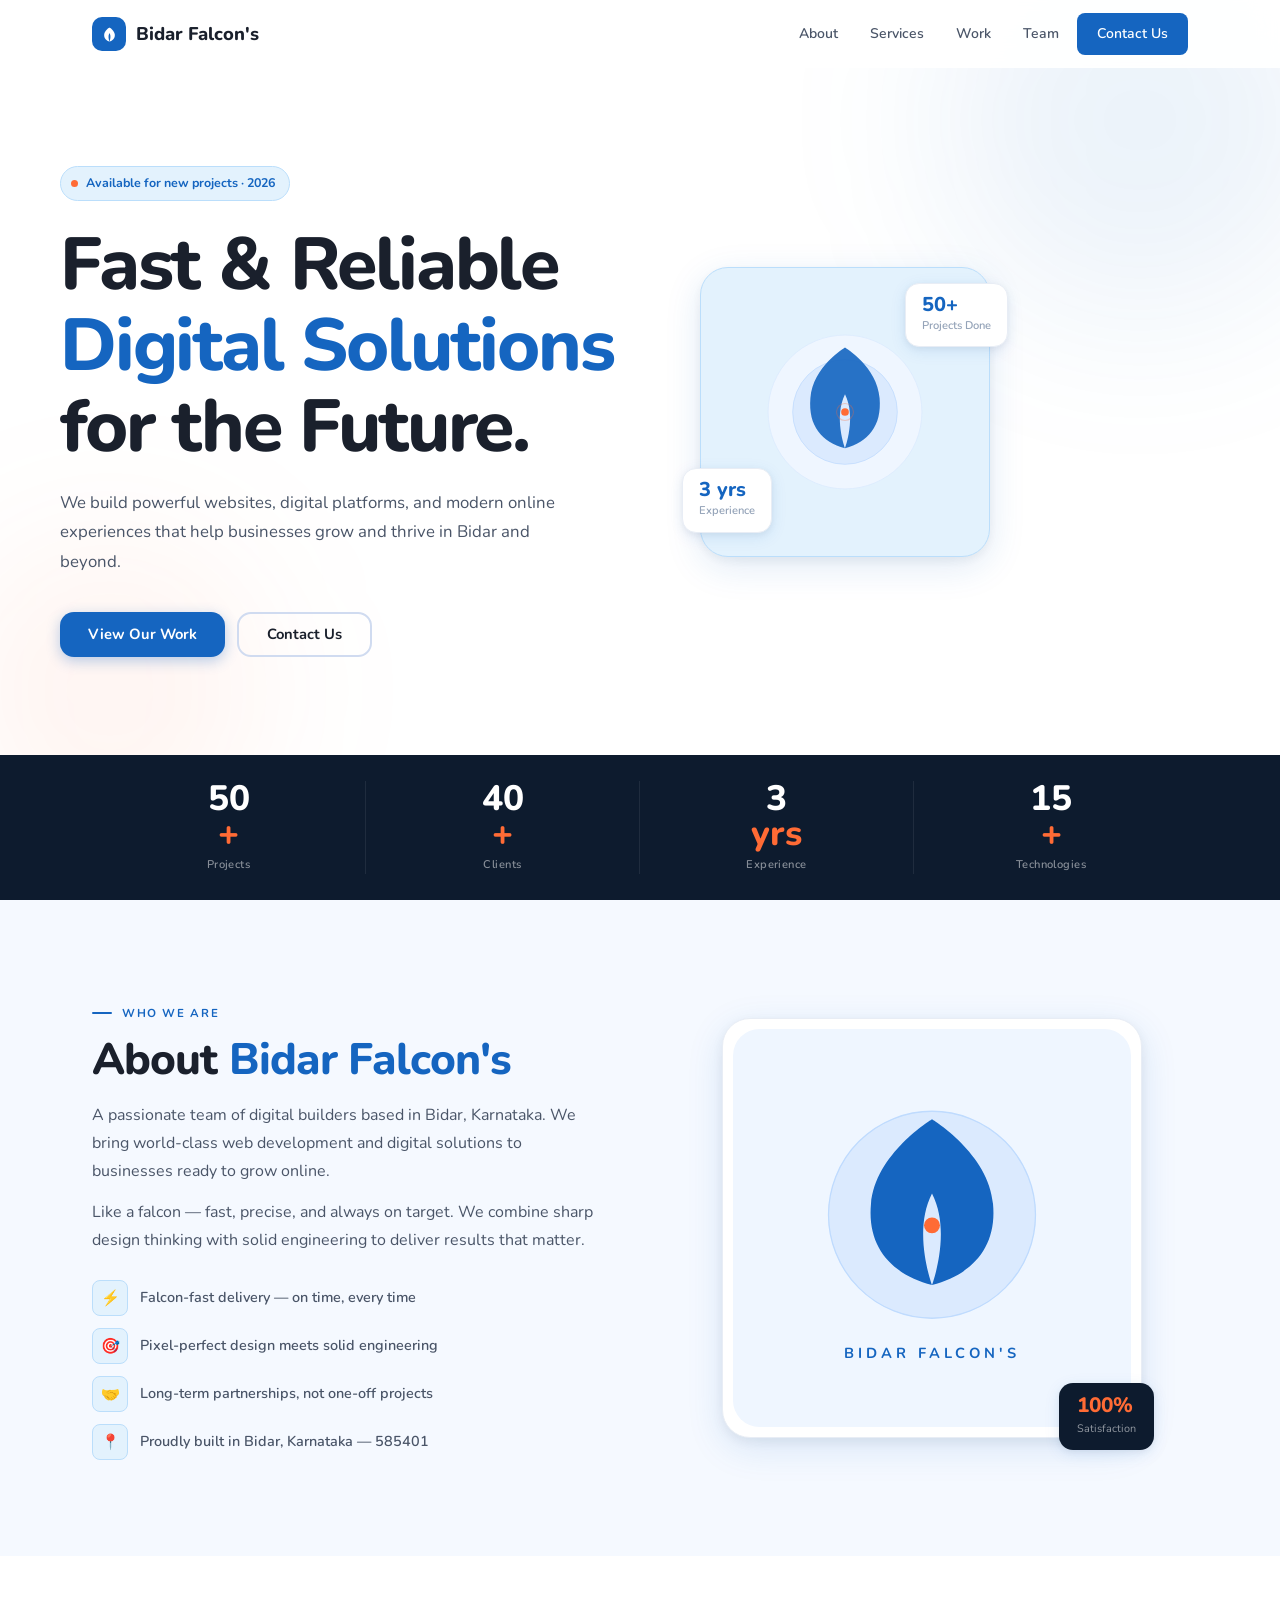
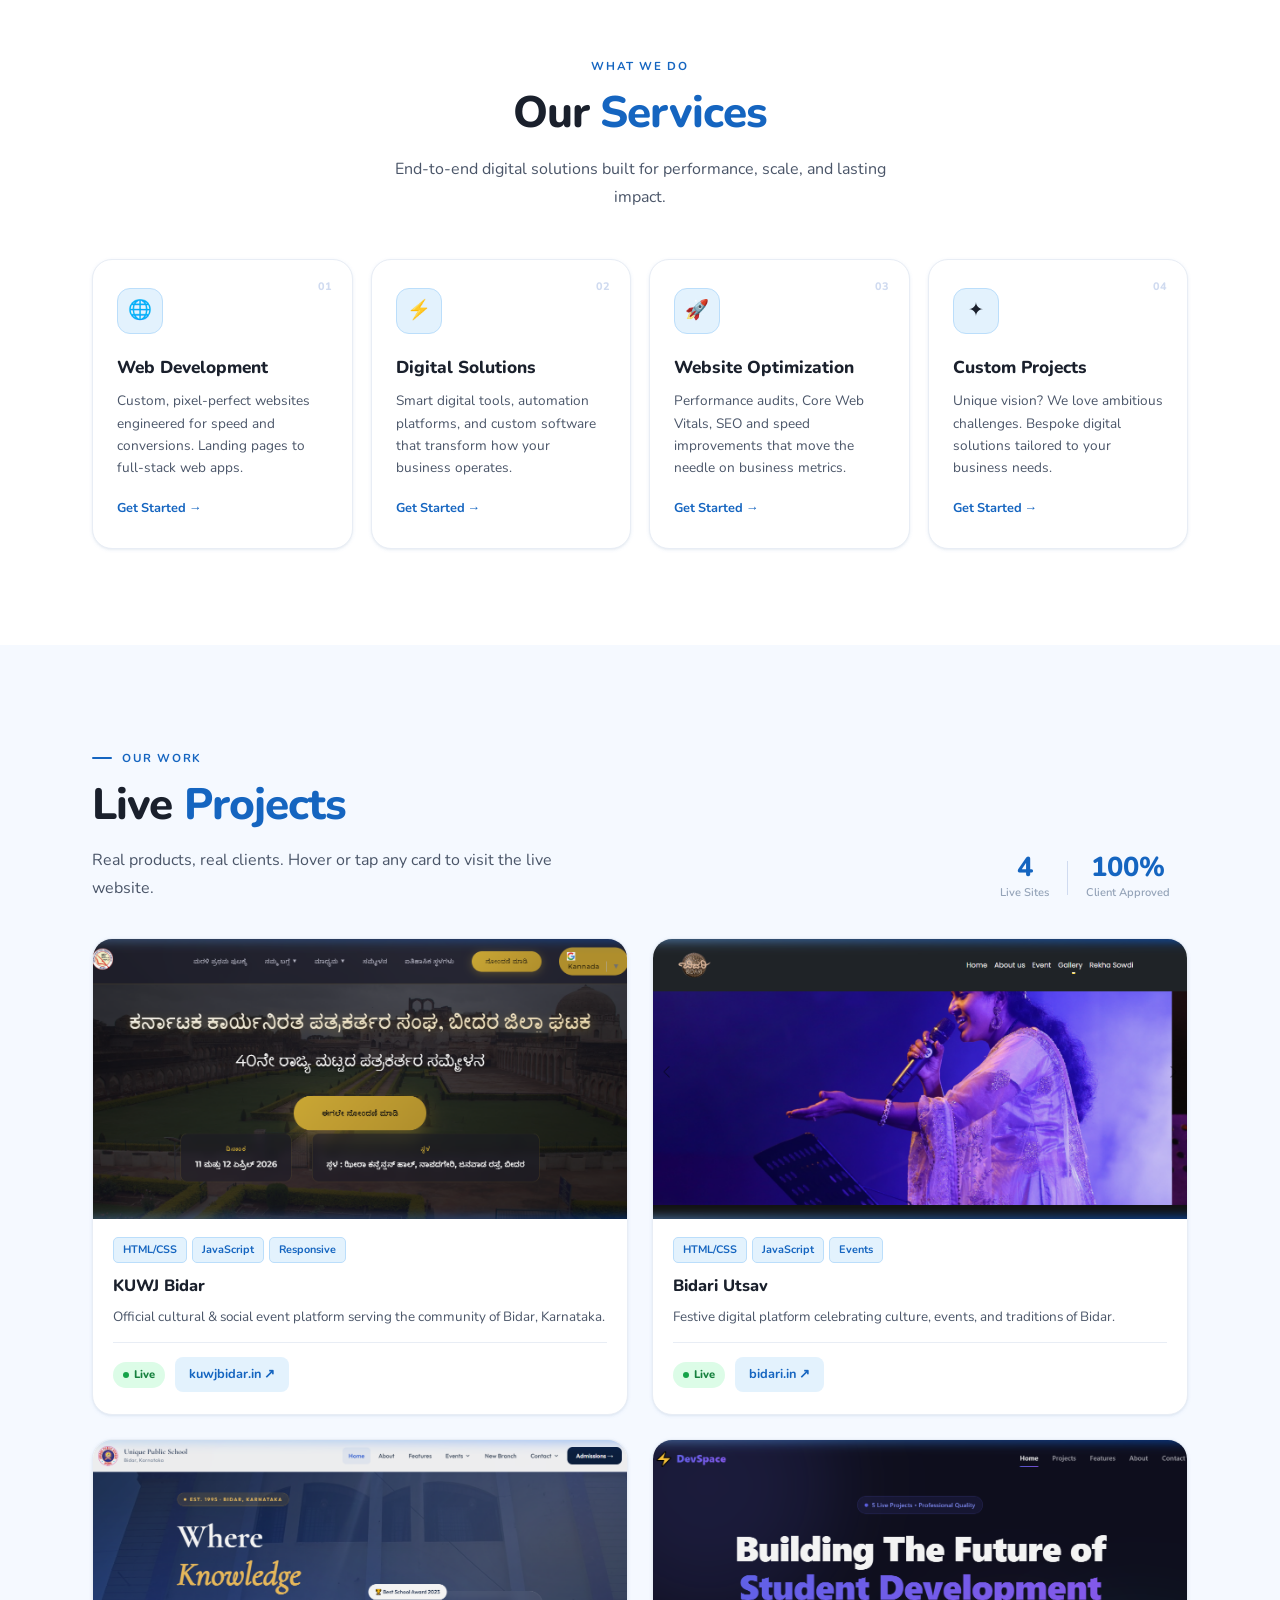
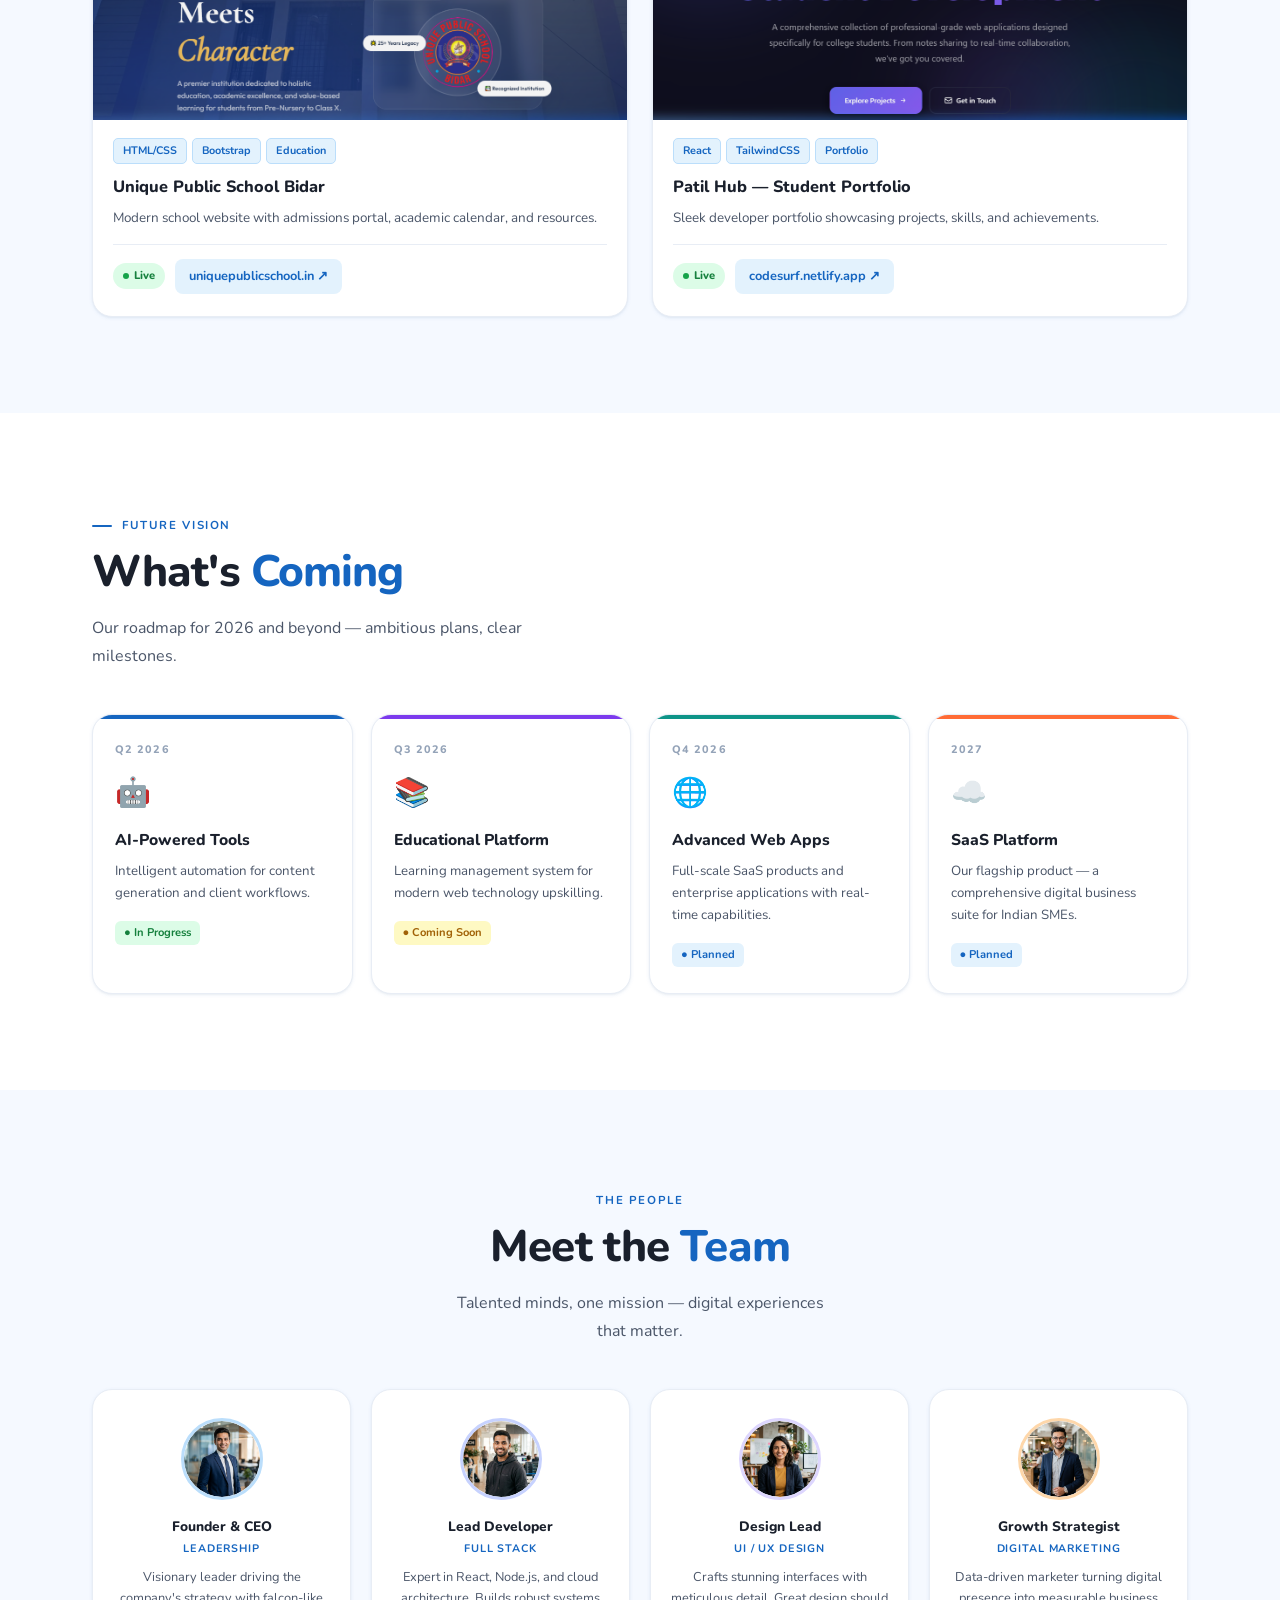
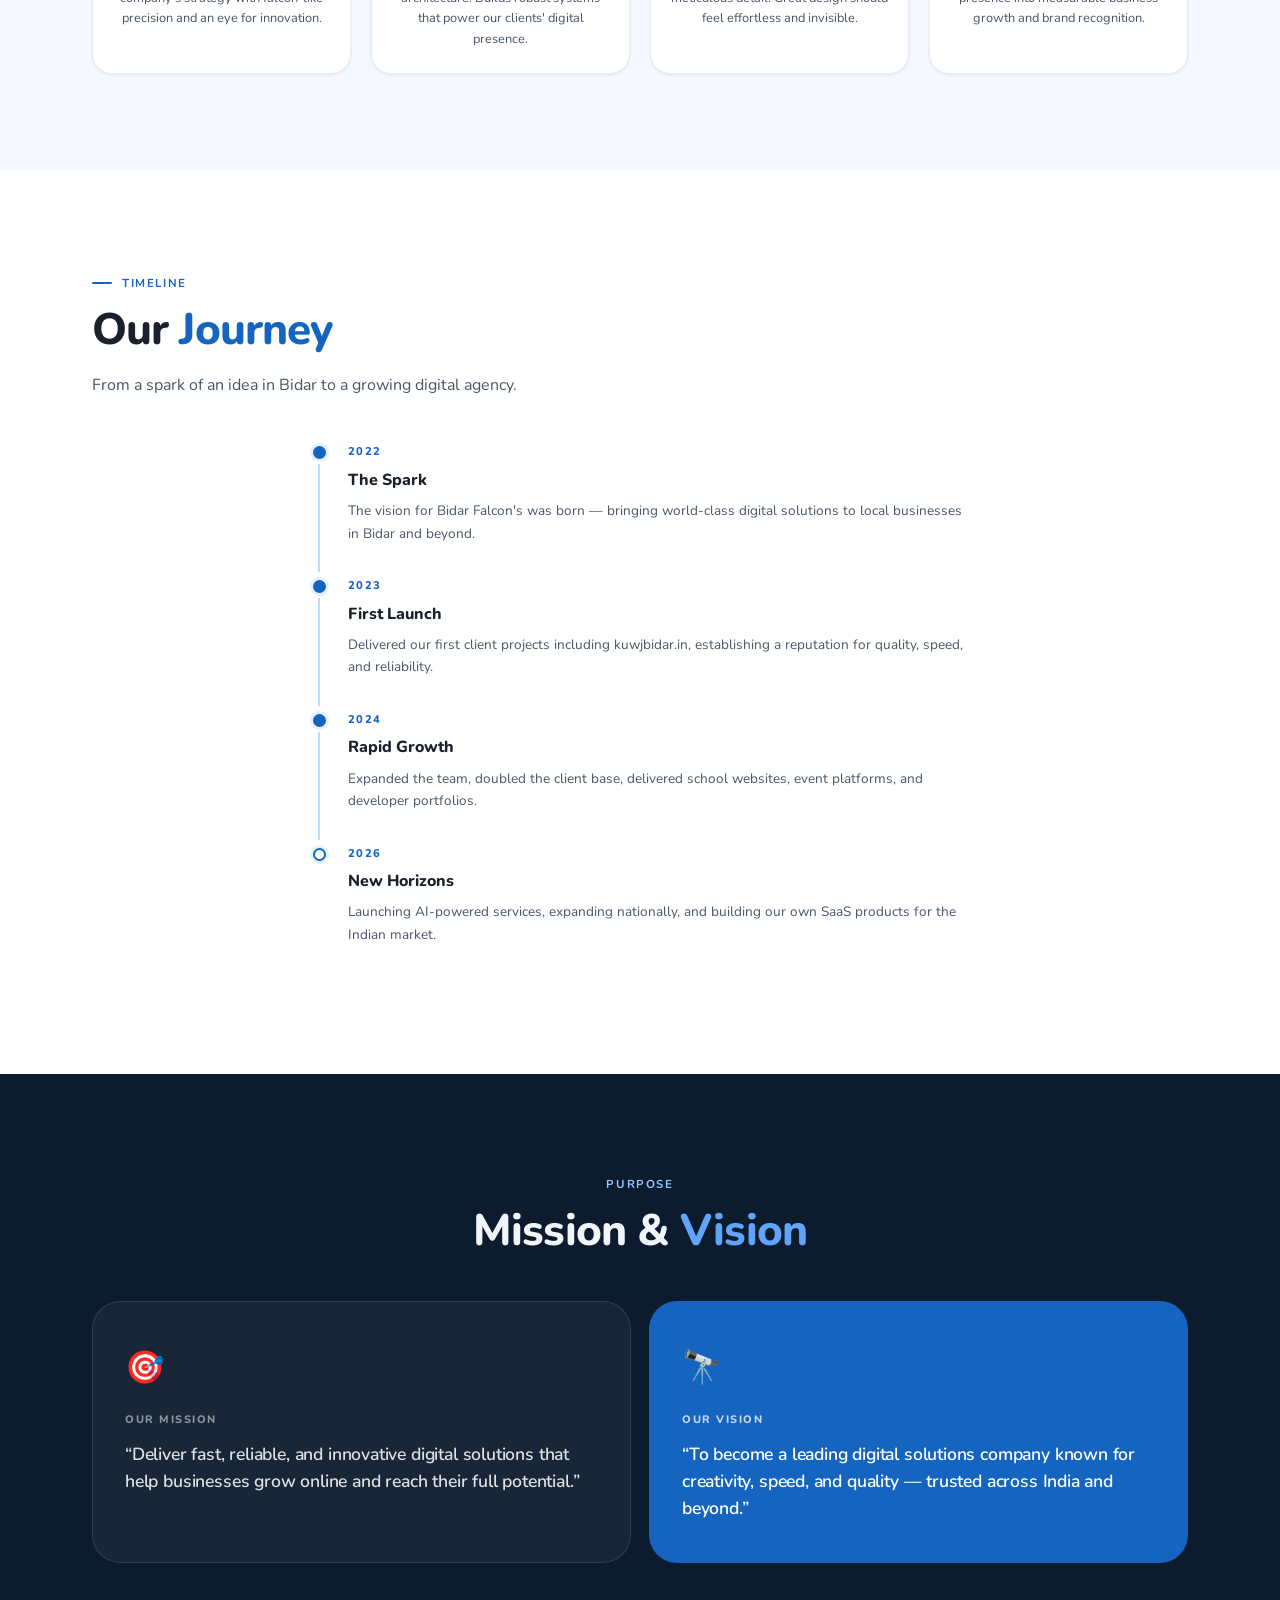
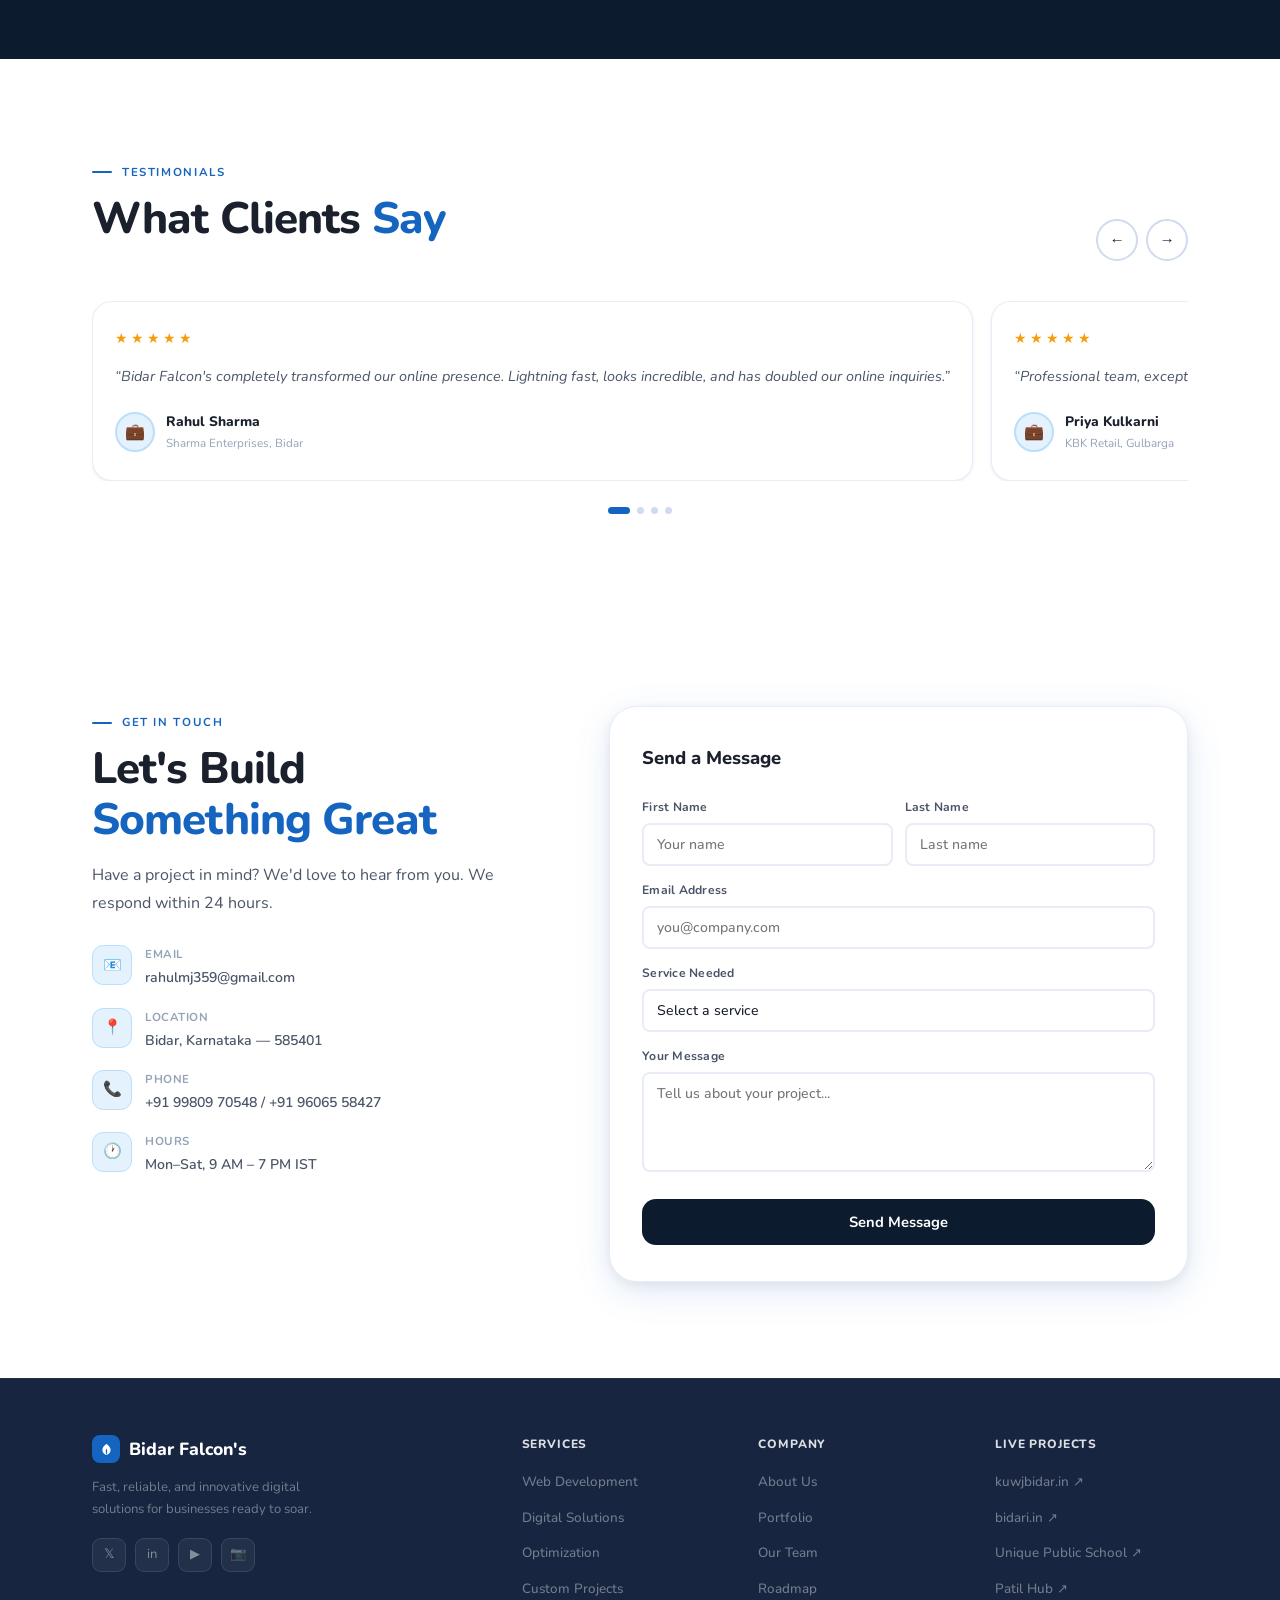
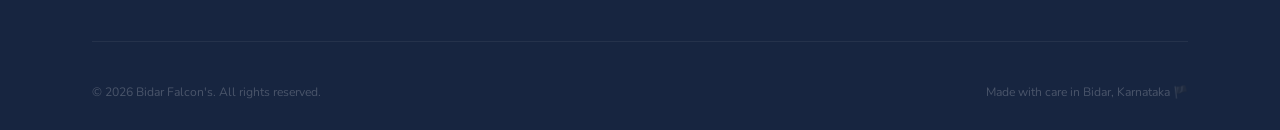
<file: index.html>
<!DOCTYPE html>
<html lang="en">
<head>
<meta charset="UTF-8"/>
<meta name="viewport" content="width=device-width,initial-scale=1.0"/>
<title>Bidar Falcon&#39;s &#8212; Digital Solutions</title>
<meta name="description" content="Fast, reliable digital solutions from Bidar, Karnataka."/>
<link rel="preconnect" href="https://fonts.googleapis.com"/>
<link rel="preconnect" href="https://fonts.gstatic.com" crossorigin/>
<link href="https://fonts.googleapis.com/css2?family=Nunito:wght@300;400;500;600;700;800&display=swap" rel="stylesheet"/>
<link rel="icon" type="image/svg+xml" href="favicon.svg"/>
<link rel="stylesheet" href="css/style.css"/>
</head>
<body>
<div id="sp"></div>

<!-- NAV -->
<nav id="nav">
<div class="nav-in">
  <a href="#hero" class="nlogo">
    <div class="nlogo-ic"><svg viewBox="0 0 24 24" fill="none"><path d="M12 2C12 2,19 6,19.5 12C20 17.5,16 21,12 22C12 22,15 15,12 10C9 15,12 22,12 22C8 21,4 17.5,4.5 12C5 6,12 2,12 2Z" fill="white"/></svg></div>
    <span>Bidar Falcon&#39;s</span>
  </a>
  <ul class="nlinks">
    <li><a href="#about">About</a></li>
    <li><a href="#services">Services</a></li>
    <li><a href="#projects">Work</a></li>
    <li><a href="#team">Team</a></li>
    <li><a href="#contact" class="ncta">Contact Us</a></li>
  </ul>
  <button class="ham" id="ham" aria-label="Menu"><span></span><span></span><span></span></button>
</div>
</nav>

<!-- MOBILE MENU -->
<div class="mob-nav" id="mobNav">
  <a href="#about">About</a>
  <a href="#services">Services</a>
  <a href="#projects">Work</a>
  <a href="#roadmap">Roadmap</a>
  <a href="#team">Team</a>
  <a href="#contact">Contact</a>
</div>

<!-- HERO -->
<section id="hero">
<div class="h-blob b1"></div><div class="h-blob b2"></div>
<div class="wrap h-inner">
  <div class="h-content">
    <div class="h-chip au"><span class="h-chip-dot"></span>Available for new projects &middot; 2026</div>
    <h1 class="h-title au a1">Fast &amp; Reliable<br/><span class="hi">Digital Solutions</span><br/>for the Future.</h1>
    <p class="h-sub au a2">We build powerful websites, digital platforms, and modern online experiences that help businesses grow and thrive in Bidar and beyond.</p>
    <div class="h-btns au a3">
      <a href="#projects" class="btn btn-p">View Our Work</a>
      <a href="#contact" class="btn btn-g">Contact Us</a>
    </div>
  </div>
  <div class="h-vis si a2">
    <div class="h-card">
      <svg viewBox="0 0 260 260" fill="none" width="200" height="200">
        <circle cx="130" cy="130" r="100" fill="#EFF6FF" stroke="#DBEAFE" stroke-width="1"/>
        <circle cx="130" cy="130" r="68" fill="#DBEAFE" stroke="#BFDBFE" stroke-width="1"/>
        <path d="M130 46C130 46,172 71,175 112C178 148,160 169,130 177C130 177,145 137,130 107C115 137,130 177,130 177C100 169,82 148,85 112C88 71,130 46,130 46Z" fill="#1565C0" opacity=".9"/>
        <circle cx="130" cy="130" r="5" fill="#FF6B35"/>
        <circle cx="130" cy="130" r="11" stroke="#FF6B35" stroke-width="1.5" opacity=".3"/>
      </svg>
    </div>
    <div class="h-fc t"><span class="fc-v">50+</span><span class="fc-l">Projects Done</span></div>
    <div class="h-fc b"><span class="fc-v">3 yrs</span><span class="fc-l">Experience</span></div>
  </div>
</div>
<div class="h-metrics au a4">
  <div class="h-mrow">
    <div class="metric"><span class="mnum" data-n="50">0</span><span class="msfx">+</span><span class="mlbl">Projects</span></div>
    <div class="metric"><span class="mnum" data-n="40">0</span><span class="msfx">+</span><span class="mlbl">Clients</span></div>
    <div class="metric"><span class="mnum" data-n="3">0</span><span class="msfx"> yrs</span><span class="mlbl">Experience</span></div>
    <div class="metric"><span class="mnum" data-n="15">0</span><span class="msfx">+</span><span class="mlbl">Technologies</span></div>
  </div>
</div>
</section>

<!-- ABOUT -->
<section id="about" class="pad surf">
<div class="wrap">
  <div class="about-grid">
    <div>
      <p class="eyebrow sr">Who We Are</p>
      <h2 class="stitle sr d1">About <span class="hi">Bidar Falcon&#39;s</span></h2>
      <p class="sbody sr d2">A passionate team of digital builders based in Bidar, Karnataka. We bring world-class web development and digital solutions to businesses ready to grow online.</p>
      <p class="sbody sr d3" style="margin-top:13px">Like a falcon &#8212; fast, precise, and always on target. We combine sharp design thinking with solid engineering to deliver results that matter.</p>
      <div class="feat-list sr d4">
        <div class="feat-row"><div class="feat-ic">&#9889;</div><span>Falcon-fast delivery &#8212; on time, every time</span></div>
        <div class="feat-row"><div class="feat-ic">&#127919;</div><span>Pixel-perfect design meets solid engineering</span></div>
        <div class="feat-row"><div class="feat-ic">&#129309;</div><span>Long-term partnerships, not one-off projects</span></div>
        <div class="feat-row"><div class="feat-ic">&#128205;</div><span>Proudly built in Bidar, Karnataka &#8212; 585401</span></div>
      </div>
    </div>
    <div class="av-wrap sr-rx">
      <div class="av-card">
        <div class="av-inner">
          <svg viewBox="0 0 300 300" fill="none" width="100%">
            <rect width="300" height="300" rx="20" fill="#EFF6FF"/>
            <circle cx="150" cy="140" r="78" fill="#DBEAFE" stroke="#BFDBFE" stroke-width="1"/>
            <path d="M150 68C150 68,193 94,196 132C199 164,181 185,150 193C150 193,165 153,150 124C135 153,150 193,150 193C119 185,101 164,104 132C107 94,150 68,150 68Z" fill="#1565C0"/>
            <circle cx="150" cy="148" r="6" fill="#FF6B35"/>
            <text x="150" y="248" text-anchor="middle" font-family="Nunito,sans-serif" font-size="11" fill="#1565C0" font-weight="700" letter-spacing="3">BIDAR FALCON&#39;S</text>
          </svg>
        </div>
        <div class="av-badge br"><strong>100%</strong><span>Satisfaction</span></div>
      </div>
    </div>
  </div>
</div>
</section>

<!-- SERVICES -->
<section id="services" class="pad">
<div class="wrap">
  <div style="text-align:center;margin-bottom:48px">
    <p class="eyebrow center sr">What We Do</p>
    <h2 class="stitle sr d1">Our <span class="hi">Services</span></h2>
    <p class="sbody sr d2" style="max-width:500px;margin:0 auto">End-to-end digital solutions built for performance, scale, and lasting impact.</p>
  </div>
  <div class="svc-grid">
    <div class="svc-card sr"><div class="svc-no">01</div><div class="svc-ic">&#127760;</div><h3 class="svc-title">Web Development</h3><p class="svc-desc">Custom, pixel-perfect websites engineered for speed and conversions. Landing pages to full-stack web apps.</p><a href="#contact" class="svc-lnk">Get Started &#8594;</a></div>
    <div class="svc-card sr d1"><div class="svc-no">02</div><div class="svc-ic">&#9889;</div><h3 class="svc-title">Digital Solutions</h3><p class="svc-desc">Smart digital tools, automation platforms, and custom software that transform how your business operates.</p><a href="#contact" class="svc-lnk">Get Started &#8594;</a></div>
    <div class="svc-card sr d2"><div class="svc-no">03</div><div class="svc-ic">&#128640;</div><h3 class="svc-title">Website Optimization</h3><p class="svc-desc">Performance audits, Core Web Vitals, SEO and speed improvements that move the needle on business metrics.</p><a href="#contact" class="svc-lnk">Get Started &#8594;</a></div>
    <div class="svc-card sr d3"><div class="svc-no">04</div><div class="svc-ic">&#10022;</div><h3 class="svc-title">Custom Projects</h3><p class="svc-desc">Unique vision? We love ambitious challenges. Bespoke digital solutions tailored to your business needs.</p><a href="#contact" class="svc-lnk">Get Started &#8594;</a></div>
  </div>
</div>
</section>

<!-- PROJECTS -->
<section id="projects" class="pad surf">
<div class="wrap">
  <div class="proj-hd sr">
    <div>
      <p class="eyebrow">Our Work</p>
      <h2 class="stitle">Live <span class="hi">Projects</span></h2>
      <p class="sbody" style="max-width:460px">Real products, real clients. Hover or tap any card to visit the live website.</p>
    </div>
    <div class="pstats">
      <div class="pst"><span class="pst-n">4</span><span class="pst-l">Live Sites</span></div>
      <div class="pst-sep"></div>
      <div class="pst"><span class="pst-n">100%</span><span class="pst-l">Client Approved</span></div>
    </div>
  </div>

  <!-- UNIFORM 2x2 GRID -->
  <div class="pgrid">

    <!-- PROJECT 1: KUW Jalsa Bidar -->
    <div class="pcard sr">
      <div class="pt">
        <img src="images/preview-kuwj.png" alt="KUW Jalsa Bidar website preview" class="pimg"/>
        <div class="pov">
          <a href="https://kuwjbidar.in" target="_blank" rel="noopener noreferrer" class="pvbtn pvbtn-sm">
            <svg width="13" height="13" viewBox="0 0 16 16" fill="none"><path d="M3 8h10M9 4l4 4-4 4" stroke="currentColor" stroke-width="1.8" stroke-linecap="round" stroke-linejoin="round"/></svg>
            Visit Site
          </a>
        </div>
        <a href="https://kuwjbidar.in" target="_blank" rel="noopener noreferrer" class="pov-link" aria-label="Visit kuwjbidar.in" style="display:none"></a>
      </div>
      <div class="pb">
        <div class="ptags"><span class="tag">HTML/CSS</span><span class="tag">JavaScript</span><span class="tag">Responsive</span></div>
        <h3 class="ptitle">KUWJ Bidar</h3>
        <p class="pdesc">Official cultural &amp; social event platform serving the community of Bidar, Karnataka.</p>
        <div class="pfoot">
          <div class="live-bdg"><span class="live-dot"></span>Live</div>
          <a href="https://kuwjbidar.in" target="_blank" rel="noopener noreferrer" class="btn-sm">kuwjbidar.in &#8599;</a>
        </div>
      </div>
    </div>

    <!-- PROJECT 2: Bidari Utsav -->
    <div class="pcard sr d1">
      <div class="pt">
        <img src="images/preview-bidari.png" alt="Bidari Utsav website preview" class="pimg"/>
        <div class="pov">
          <a href="https://bidari.in" target="_blank" rel="noopener noreferrer" class="pvbtn pvbtn-sm">
            <svg width="13" height="13" viewBox="0 0 16 16" fill="none"><path d="M3 8h10M9 4l4 4-4 4" stroke="currentColor" stroke-width="1.8" stroke-linecap="round" stroke-linejoin="round"/></svg>
            Visit Site
          </a>
        </div>
        <a href="https://bidari.in" target="_blank" rel="noopener noreferrer" class="pov-link" aria-label="Visit bidari.in" style="display:none"></a>
      </div>
      <div class="pb">
        <div class="ptags"><span class="tag">HTML/CSS</span><span class="tag">JavaScript</span><span class="tag">Events</span></div>
        <h3 class="ptitle">Bidari Utsav</h3>
        <p class="pdesc">Festive digital platform celebrating culture, events, and traditions of Bidar.</p>
        <div class="pfoot">
          <div class="live-bdg"><span class="live-dot"></span>Live</div>
          <a href="https://bidari.in" target="_blank" rel="noopener noreferrer" class="btn-sm">bidari.in &#8599;</a>
        </div>
      </div>
    </div>

    <!-- PROJECT 3: Unique Public School -->
    <div class="pcard sr d2">
      <div class="pt">
        <img src="images/preview-school.png" alt="Unique Public School website preview" class="pimg"/>
        <div class="pov">
          <a href="https://uniquepublicschoolbidar.in" target="_blank" rel="noopener noreferrer" class="pvbtn pvbtn-sm">
            <svg width="13" height="13" viewBox="0 0 16 16" fill="none"><path d="M3 8h10M9 4l4 4-4 4" stroke="currentColor" stroke-width="1.8" stroke-linecap="round" stroke-linejoin="round"/></svg>
            Visit Site
          </a>
        </div>
        <a href="https://uniquepublicschoolbidar.in" target="_blank" rel="noopener noreferrer" class="pov-link" aria-label="Visit uniquepublicschool.in" style="display:none"></a>
      </div>
      <div class="pb">
        <div class="ptags"><span class="tag">HTML/CSS</span><span class="tag">Bootstrap</span><span class="tag">Education</span></div>
        <h3 class="ptitle">Unique Public School Bidar</h3>
        <p class="pdesc">Modern school website with admissions portal, academic calendar, and resources.</p>
        <div class="pfoot">
          <div class="live-bdg"><span class="live-dot"></span>Live</div>
          <a href="https://uniquepublicschoolbidar.in" target="_blank" rel="noopener noreferrer" class="btn-sm">uniquepublicschool.in &#8599;</a>
        </div>
      </div>
    </div>

    <!-- PROJECT 4: Patil Hub / CodeSurf -->
    <div class="pcard sr d3">
      <div class="pt">
        <img src="images/preview-codesurf.png" alt="Patil Hub portfolio website preview" class="pimg"/>
        <div class="pov">
          <a href="https://codesurf.netlify.app" target="_blank" rel="noopener noreferrer" class="pvbtn pvbtn-sm">
            <svg width="13" height="13" viewBox="0 0 16 16" fill="none"><path d="M3 8h10M9 4l4 4-4 4" stroke="currentColor" stroke-width="1.8" stroke-linecap="round" stroke-linejoin="round"/></svg>
            Visit Site
          </a>
        </div>
        <a href="https://codesurf.netlify.app" target="_blank" rel="noopener noreferrer" class="pov-link" aria-label="Visit codesurf.netlify.app" style="display:none"></a>
      </div>
      <div class="pb">
        <div class="ptags"><span class="tag">React</span><span class="tag">TailwindCSS</span><span class="tag">Portfolio</span></div>
        <h3 class="ptitle">Patil Hub &#8212; Student Portfolio</h3>
        <p class="pdesc">Sleek developer portfolio showcasing projects, skills, and achievements.</p>
        <div class="pfoot">
          <div class="live-bdg"><span class="live-dot"></span>Live</div>
          <a href="https://codesurf.netlify.app" target="_blank" rel="noopener noreferrer" class="btn-sm">codesurf.netlify.app &#8599;</a>
        </div>
      </div>
    </div>

  </div><!-- /pgrid -->
</div>
</section>

<!-- ROADMAP -->
<section id="roadmap" class="pad">
<div class="wrap">
  <div style="margin-bottom:44px">
    <p class="eyebrow sr">Future Vision</p>
    <h2 class="stitle sr d1">What&#39;s <span class="hi">Coming</span></h2>
    <p class="sbody sr d2" style="max-width:460px">Our roadmap for 2026 and beyond &#8212; ambitious plans, clear milestones.</p>
  </div>
  <div class="rm-grid">
    <div class="rm-card sr"><div class="rm-bar bar-bl"></div><div class="rm-per">Q2 2026</div><div class="rm-ico">&#129302;</div><h3 class="rm-title">AI-Powered Tools</h3><p class="rm-desc">Intelligent automation for content generation and client workflows.</p><span class="rm-badge bg-grn">&#9679; In Progress</span></div>
    <div class="rm-card sr d1"><div class="rm-bar bar-pu"></div><div class="rm-per">Q3 2026</div><div class="rm-ico">&#128218;</div><h3 class="rm-title">Educational Platform</h3><p class="rm-desc">Learning management system for modern web technology upskilling.</p><span class="rm-badge bg-yel">&#9679; Coming Soon</span></div>
    <div class="rm-card sr d2"><div class="rm-bar bar-tl"></div><div class="rm-per">Q4 2026</div><div class="rm-ico">&#127760;</div><h3 class="rm-title">Advanced Web Apps</h3><p class="rm-desc">Full-scale SaaS products and enterprise applications with real-time capabilities.</p><span class="rm-badge bg-bl">&#9679; Planned</span></div>
    <div class="rm-card sr d3"><div class="rm-bar bar-or"></div><div class="rm-per">2027</div><div class="rm-ico">&#9729;&#65039;</div><h3 class="rm-title">SaaS Platform</h3><p class="rm-desc">Our flagship product &#8212; a comprehensive digital business suite for Indian SMEs.</p><span class="rm-badge bg-bl">&#9679; Planned</span></div>
  </div>
</div>
</section>

<!-- TEAM -->
<section id="team" class="pad surf">
<div class="wrap">
  <div style="text-align:center;margin-bottom:44px">
    <p class="eyebrow center sr">The People</p>
    <h2 class="stitle sr d1">Meet the <span class="hi">Team</span></h2>
    <p class="sbody sr d2" style="max-width:380px;margin:0 auto">Talented minds, one mission &#8212; digital experiences that matter.</p>
  </div>
  <div class="team-grid">
    <div class="team-card sr">
      <div class="t-ava t-av1"><img src="images/ceo.png" alt="Founder &amp; CEO" class="t-photo"/></div>
      <h3 class="t-name">Founder &amp; CEO</h3>
      <div class="t-role">Leadership</div>
      <p class="t-bio">Visionary leader driving the company&#39;s strategy with falcon-like precision and an eye for innovation.</p>
    </div>
    <div class="team-card sr d1">
      <div class="t-ava t-av2"><img src="images/developer.png" alt="Lead Developer" class="t-photo"/></div>
      <h3 class="t-name">Lead Developer</h3>
      <div class="t-role">Full Stack</div>
      <p class="t-bio">Expert in React, Node.js, and cloud architecture. Builds robust systems that power our clients&#39; digital presence.</p>
    </div>
    <div class="team-card sr d2">
      <div class="t-ava t-av3"><img src="images/designer.png" alt="Design Lead" class="t-photo"/></div>
      <h3 class="t-name">Design Lead</h3>
      <div class="t-role">UI / UX Design</div>
      <p class="t-bio">Crafts stunning interfaces with meticulous detail. Great design should feel effortless and invisible.</p>
    </div>
    <div class="team-card sr d3">
      <div class="t-ava t-av4"><img src="images/strategist.png" alt="Growth Strategist" class="t-photo"/></div>
      <h3 class="t-name">Growth Strategist</h3>
      <div class="t-role">Digital Marketing</div>
      <p class="t-bio">Data-driven marketer turning digital presence into measurable business growth and brand recognition.</p>
    </div>
  </div>
</div>
</section>

<!-- JOURNEY -->
<section id="journey" class="pad">
<div class="wrap">
  <div style="margin-bottom:44px">
    <p class="eyebrow sr">Timeline</p>
    <h2 class="stitle sr d1">Our <span class="hi">Journey</span></h2>
    <p class="sbody sr d2" style="max-width:440px">From a spark of an idea in Bidar to a growing digital agency.</p>
  </div>
  <div class="jt">
    <div class="jt-item sr"><div class="jt-l"><div class="jt-dot fill"></div><div class="jt-line"></div></div><div class="jt-body"><div class="jt-yr">2022</div><h3 class="jt-title">The Spark</h3><p class="jt-desc">The vision for Bidar Falcon&#39;s was born &#8212; bringing world-class digital solutions to local businesses in Bidar and beyond.</p></div></div>
    <div class="jt-item sr d1"><div class="jt-l"><div class="jt-dot fill"></div><div class="jt-line"></div></div><div class="jt-body"><div class="jt-yr">2023</div><h3 class="jt-title">First Launch</h3><p class="jt-desc">Delivered our first client projects including kuwjbidar.in, establishing a reputation for quality, speed, and reliability.</p></div></div>
    <div class="jt-item sr d2"><div class="jt-l"><div class="jt-dot fill"></div><div class="jt-line"></div></div><div class="jt-body"><div class="jt-yr">2024</div><h3 class="jt-title">Rapid Growth</h3><p class="jt-desc">Expanded the team, doubled the client base, delivered school websites, event platforms, and developer portfolios.</p></div></div>
    <div class="jt-item sr d3"><div class="jt-l"><div class="jt-dot"></div></div><div class="jt-body"><div class="jt-yr">2026</div><h3 class="jt-title">New Horizons</h3><p class="jt-desc">Launching AI-powered services, expanding nationally, and building our own SaaS products for the Indian market.</p></div></div>
  </div>
</div>
</section>

<!-- MISSION / VISION -->
<section id="mission" class="pad dk">
<div class="wrap">
  <div style="text-align:center;margin-bottom:44px">
    <p class="eyebrow center sr" style="color:#93C5FD">Purpose</p>
    <h2 class="stitle sr d1" style="color:#F1F5F9">Mission &amp; <span style="color:#60A5FA">Vision</span></h2>
  </div>
  <div class="mv-grid">
    <div class="mv-card sr"><div class="mv-ico">&#127919;</div><div class="mv-lbl">Our Mission</div><p class="mv-txt">&#8220;Deliver fast, reliable, and innovative digital solutions that help businesses grow online and reach their full potential.&#8221;</p></div>
    <div class="mv-card acc sr d1"><div class="mv-ico">&#128301;</div><div class="mv-lbl">Our Vision</div><p class="mv-txt">&#8220;To become a leading digital solutions company known for creativity, speed, and quality &#8212; trusted across India and beyond.&#8221;</p></div>
  </div>
</div>
</section>

<!-- TESTIMONIALS -->
<section id="testimonials" class="pad">
<div class="wrap">
  <div class="testi-hd sr">
    <div><p class="eyebrow">Testimonials</p><h2 class="stitle">What Clients <span class="hi">Say</span></h2></div>
    <div class="tctl"><button class="tctl-btn" id="tprev">&#8592;</button><button class="tctl-btn" id="tnext">&#8594;</button></div>
  </div>
  <div class="tvp sr d1">
    <div class="ttrack" id="tt">
      <div class="tcard"><div class="t-stars">&#9733;&#9733;&#9733;&#9733;&#9733;</div><p class="t-q">&#8220;Bidar Falcon&#39;s completely transformed our online presence. Lightning fast, looks incredible, and has doubled our online inquiries.&#8221;</p><div class="t-auth"><div class="t-av">&#128188;</div><div><div class="t-name">Rahul Sharma</div><div class="t-co">Sharma Enterprises, Bidar</div></div></div></div>
      <div class="tcard"><div class="t-stars">&#9733;&#9733;&#9733;&#9733;&#9733;</div><p class="t-q">&#8220;Professional team, exceptional results. Delivered our platform ahead of schedule with unmatched attention to detail.&#8221;</p><div class="t-auth"><div class="t-av">&#128188;</div><div><div class="t-name">Priya Kulkarni</div><div class="t-co">KBK Retail, Gulbarga</div></div></div></div>
      <div class="tcard"><div class="t-stars">&#9733;&#9733;&#9733;&#9733;&#9733;</div><p class="t-q">&#8220;Working with Bidar Falcon&#39;s was a game-changer. Site performance improved 300% after optimization. Truly impressive team.&#8221;</p><div class="t-auth"><div class="t-av">&#128188;</div><div><div class="t-name">Suresh Patil</div><div class="t-co">TechMinds, Hyderabad</div></div></div></div>
      <div class="tcard"><div class="t-stars">&#9733;&#9733;&#9733;&#9733;&#9733;</div><p class="t-q">&#8220;The custom dashboard saves hours every week. Innovative solutions from a team that genuinely cares about your success.&#8221;</p><div class="t-auth"><div class="t-av">&#128188;</div><div><div class="t-name">Anita Reddy</div><div class="t-co">Reddy Constructions, Bidar</div></div></div></div>
    </div>
  </div>
  <div class="tdots">
    <span class="tdot on" data-i="0"></span><span class="tdot" data-i="1"></span>
    <span class="tdot" data-i="2"></span><span class="tdot" data-i="3"></span>
  </div>
</div>
</section>

<!-- CONTACT -->
<section id="contact" class="pad">
<div class="wrap">
  <div class="ct-grid">
    <div>
      <p class="eyebrow sr">Get in Touch</p>
      <h2 class="stitle sr d1">Let&#39;s Build<br/><span class="hi">Something Great</span></h2>
      <p class="sbody sr d2">Have a project in mind? We&#39;d love to hear from you. We respond within 24 hours.</p>
      <div class="ct-info sr d3">
        <div class="ct-row"><div class="ct-ic">&#128231;</div><div><div class="ct-key">Email</div><div class="ct-val">rahulmj359@gmail.com</div></div></div>
        <div class="ct-row"><div class="ct-ic">&#128205;</div><div><div class="ct-key">Location</div><div class="ct-val">Bidar, Karnataka &#8212; 585401</div></div></div>
        <div class="ct-row"><div class="ct-ic">&#128222;</div><div><div class="ct-key">Phone</div><div class="ct-val">+91 99809 70548 / +91 96065 58427</div></div></div>
        <div class="ct-row"><div class="ct-ic">&#128336;</div><div><div class="ct-key">Hours</div><div class="ct-val">Mon&#8211;Sat, 9 AM &#8211; 7 PM IST</div></div></div>
      </div>
    </div>
    <div class="ct-form sr-rx">
      <form id="cform" onsubmit="handleForm(event)">
        <h3 class="form-ttl">Send a Message</h3>
        <div class="frow">
          <div class="fg"><label>First Name</label><input type="text" placeholder="Your name" required/></div>
          <div class="fg"><label>Last Name</label><input type="text" placeholder="Last name"/></div>
        </div>
        <div class="fg"><label>Email Address</label><input type="email" placeholder="you@company.com" required/></div>
        <div class="fg"><label>Service Needed</label><select><option value="">Select a service</option><option>Web Development</option><option>Digital Solutions</option><option>Website Optimization</option><option>Custom Project</option></select></div>
        <div class="fg"><label>Your Message</label><textarea placeholder="Tell us about your project..." rows="4"></textarea></div>
        <button type="submit" class="fsub" id="fbtn">Send Message</button>
      </form>
    </div>
  </div>
</div>
</section>

<!-- FOOTER -->
<footer>
<div class="wrap">
  <div class="ft-grid">
    <div>
      <a href="#hero" class="ft-logo"><div class="ft-logo-ic"><svg viewBox="0 0 24 24" fill="none"><path d="M12 2C12 2,19 6,19.5 12C20 17.5,16 21,12 22C12 22,15 15,12 10C9 15,12 22,12 22C8 21,4 17.5,4.5 12C5 6,12 2,12 2Z" fill="white"/></svg></div>Bidar Falcon&#39;s</a>
      <p class="ft-desc">Fast, reliable, and innovative digital solutions for businesses ready to soar.</p>
      <div class="ft-soc"><a href="#" class="fsoc">&#120143;</a><a href="#" class="fsoc">in</a><a href="#" class="fsoc">&#9654;</a><a href="#" class="fsoc">&#128247;</a></div>
    </div>
    <div class="ft-col"><h4>Services</h4><ul><li><a href="#services">Web Development</a></li><li><a href="#services">Digital Solutions</a></li><li><a href="#services">Optimization</a></li><li><a href="#services">Custom Projects</a></li></ul></div>
    <div class="ft-col"><h4>Company</h4><ul><li><a href="#about">About Us</a></li><li><a href="#projects">Portfolio</a></li><li><a href="#team">Our Team</a></li><li><a href="#roadmap">Roadmap</a></li></ul></div>
    <div class="ft-col"><h4>Live Projects</h4><ul>
      <li><a href="https://kuwjbidar.in" target="_blank" rel="noopener noreferrer">kuwjbidar.in &#8599;</a></li>
      <li><a href="https://bidari.in" target="_blank" rel="noopener noreferrer">bidari.in &#8599;</a></li>
      <li><a href="https://uniquepublicschool.in" target="_blank" rel="noopener noreferrer">Unique Public School &#8599;</a></li>
      <li><a href="https://codesurf.netlify.app" target="_blank" rel="noopener noreferrer">Patil Hub &#8599;</a></li>
    </ul></div>
  </div>
  <div class="ft-bot">
    <p>&#169; 2026 Bidar Falcon&#39;s. All rights reserved.</p>
    <p>Made with care in Bidar, Karnataka &#127988;</p>
  </div>
</div>
</footer>

<script>
/* Mobile: show pov-link on touch devices */
if (window.matchMedia('(hover:none)').matches) {
  document.querySelectorAll('.pov-link').forEach(l => l.style.display = 'block');
}
</script>
<script src="js/main.js"></script>
</body>
</html>
</file>
<file: css/style.css>
/* ================================================
   Bidar Falcon's — style.css
   Material Blue #1565C0 + Orange #FF6B35 accent
   Font: Nunito
   Mobile-first, zero overflow
   ================================================ */

:root {
  --blue:       #1565C0;
  --blue-lt:    #1E88E5;
  --blue-pale:  #E3F2FD;
  --blue-mid:   #BBDEFB;
  --orange:     #FF6B35;
  --orange-pale:#FFF3EE;
  --bg:         #FFFFFF;
  --surf:       #F5F9FF;
  --dark:       #0D1B2E;
  --dark2:      #172540;
  --ink:        #1A202C;
  --ink2:       #4A5568;
  --ink3:       #94A3B8;
  --bdr:        #E8EDF5;
  --bdr2:       #D0DBF0;
  --sh-sm: 0 1px 4px rgba(21,101,192,.07),0 1px 2px rgba(0,0,0,.04);
  --sh-md: 0 4px 16px rgba(21,101,192,.10),0 2px 6px rgba(0,0,0,.05);
  --sh-lg: 0 10px 36px rgba(21,101,192,.13),0 4px 12px rgba(0,0,0,.06);
  --r1:8px; --r2:14px; --r3:20px; --r4:28px;
  --font:'Nunito','Segoe UI',Arial,sans-serif;
  --nav:68px;
}

/* ── RESET ── */
*,*::before,*::after{box-sizing:border-box;margin:0;padding:0}
html{scroll-behavior:smooth}
body{
  font-family:var(--font);
  background:var(--bg);
  color:var(--ink);
  line-height:1.65;
  -webkit-font-smoothing:antialiased;
  overflow-x:hidden;   /* GLOBAL — kills all horizontal scroll */
  max-width:100vw;     /* belt + suspenders */
}
img,svg{display:block;max-width:100%}
a{color:inherit;text-decoration:none}
button{font-family:var(--font);cursor:pointer}

/* ── SCROLL PROGRESS ── */
#sp{position:fixed;top:0;left:0;height:3px;width:0;background:linear-gradient(90deg,var(--blue),var(--orange));z-index:9999;transition:width .1s linear;border-radius:0 2px 2px 0}

/* ── CONTAINER ── */
.wrap{width:100%;max-width:1160px;margin:0 auto;padding:0 20px}
@media(min-width:768px){.wrap{padding:0 32px}}

/* ── SECTION ── */
.pad{padding:72px 0}
@media(min-width:768px){.pad{padding:96px 0}}
.surf{background:var(--surf)}
.dk{background:var(--dark)}

/* ── TYPOGRAPHY ── */
.eyebrow{
  display:inline-flex;align-items:center;gap:10px;
  font-size:.72rem;font-weight:700;letter-spacing:.14em;
  text-transform:uppercase;color:var(--blue);margin-bottom:12px
}
.eyebrow::before{content:'';width:20px;height:2px;background:var(--blue);border-radius:2px;flex-shrink:0}
.eyebrow.center{justify-content:center}
.eyebrow.center::before{display:none}
h2.stitle{
  font-size:clamp(1.65rem,5vw,2.75rem);font-weight:800;
  line-height:1.15;letter-spacing:-.02em;color:var(--ink);margin-bottom:16px
}
.hi{color:var(--blue)}
.sbody{font-size:1rem;color:var(--ink2);line-height:1.75}

/* ── BUTTONS ── */
.btn{
  display:inline-flex;align-items:center;gap:8px;
  padding:13px 28px;border-radius:var(--r2);
  font-family:var(--font);font-size:.92rem;font-weight:700;
  border:none;transition:transform .2s,box-shadow .2s,background .2s;line-height:1
}
.btn-p{background:var(--blue);color:#fff;box-shadow:0 4px 14px rgba(21,101,192,.3)}
.btn-p:hover{background:var(--blue-lt);transform:translateY(-2px);box-shadow:0 8px 24px rgba(21,101,192,.35)}
.btn-g{background:transparent;color:var(--ink);border:2px solid var(--bdr2)}
.btn-g:hover{border-color:var(--blue);color:var(--blue);background:var(--blue-pale)}
.btn-sm{
  display:inline-flex;align-items:center;gap:6px;
  padding:7px 14px;font-size:.8rem;border-radius:var(--r1);
  background:var(--blue-pale);color:var(--blue);font-weight:700;font-family:var(--font);
  border:none;transition:background .2s,transform .15s;white-space:nowrap
}
.btn-sm:hover{background:var(--blue-mid);transform:translateY(-1px)}
.btn-full{width:100%;justify-content:center}

/* ── SCROLL REVEAL ── */
.sr{opacity:0;transform:translateY(32px);transition:opacity .7s cubic-bezier(.22,1,.36,1),transform .7s cubic-bezier(.22,1,.36,1)}
.sr.r{opacity:1;transform:none}
.sr-rx{opacity:0;transform:translateX(40px);transition:opacity .75s cubic-bezier(.22,1,.36,1),transform .75s cubic-bezier(.22,1,.36,1)}
.sr-rx.r{opacity:1;transform:none}
.sr-left{opacity:0;transform:translateX(-40px);transition:opacity .75s cubic-bezier(.22,1,.36,1),transform .75s cubic-bezier(.22,1,.36,1)}
.sr-left.r{opacity:1;transform:none}
.sr-scale{opacity:0;transform:scale(.88);transition:opacity .7s cubic-bezier(.22,1,.36,1),transform .7s cubic-bezier(.22,1,.36,1)}
.sr-scale.r{opacity:1;transform:scale(1)}
.d1{transition-delay:.12s}.d2{transition-delay:.22s}
.d3{transition-delay:.32s}.d4{transition-delay:.42s}

/* Hero load anims */
.au{animation:fadeUp .6s ease both}
.si{animation:scaleIn .7s ease both}
.a1{animation-delay:.15s}.a2{animation-delay:.3s}
.a3{animation-delay:.45s}.a4{animation-delay:.6s}
@keyframes fadeUp{from{opacity:0;transform:translateY(22px)}to{opacity:1;transform:none}}
@keyframes scaleIn{from{opacity:0;transform:scale(.88)}to{opacity:1;transform:scale(1)}}

/* ================================================
   NAVBAR
   ================================================ */
#nav{
  position:fixed;top:0;left:0;right:0;z-index:1000;
  height:var(--nav);
  background:rgba(255,255,255,.92);
  backdrop-filter:blur(14px);-webkit-backdrop-filter:blur(14px);
  border-bottom:1px solid transparent;
  transition:border-color .3s,box-shadow .3s
}
#nav.on{border-bottom-color:var(--bdr);box-shadow:var(--sh-sm);background:rgba(255,255,255,.97)}
.nav-in{
  max-width:1160px;margin:0 auto;padding:0 20px;
  height:var(--nav);display:flex;align-items:center;justify-content:space-between
}
@media(min-width:768px){.nav-in{padding:0 32px}}
.nlogo{
  display:flex;align-items:center;gap:10px;
  font-size:1.15rem;font-weight:800;color:var(--ink);flex-shrink:0;
  white-space:nowrap
}
.nlogo-ic{
  width:34px;height:34px;background:var(--blue);border-radius:10px;
  display:flex;align-items:center;justify-content:center;flex-shrink:0
}
.nlogo-ic svg{width:17px;height:17px}
.nlinks{display:none;align-items:center;gap:4px;list-style:none}
@media(min-width:900px){.nlinks{display:flex}}
.nlinks a{
  display:block;padding:7px 14px;border-radius:var(--r1);
  font-size:.875rem;font-weight:600;color:var(--ink2);
  transition:color .2s,background .2s
}
.nlinks a:hover{color:var(--ink);background:var(--blue-pale)}
.ncta{background:var(--blue)!important;color:#fff!important;padding:9px 20px!important;border-radius:var(--r1)!important}
.ncta:hover{background:var(--blue-lt)!important}
/* Hamburger */
.ham{
  display:flex;flex-direction:column;gap:5px;
  background:none;border:none;padding:4px;flex-shrink:0
}
@media(min-width:900px){.ham{display:none}}
.ham span{display:block;width:22px;height:2px;background:var(--ink);border-radius:2px;transition:.3s}
.ham.on span:nth-child(1){transform:translateY(7px) rotate(45deg)}
.ham.on span:nth-child(2){opacity:0}
.ham.on span:nth-child(3){transform:translateY(-7px) rotate(-45deg)}
/* Mobile menu */
.mob-nav{
  display:none;position:fixed;top:var(--nav);left:0;right:0;
  background:#fff;border-bottom:1px solid var(--bdr);
  padding:10px 20px;z-index:999;flex-direction:column;gap:2px;
  box-shadow:var(--sh-md)
}
.mob-nav.on{display:flex}
.mob-nav a{
  display:block;padding:11px 14px;border-radius:var(--r1);
  font-size:.95rem;font-weight:600;color:var(--ink2);
  transition:background .15s,color .15s
}
.mob-nav a:hover{background:var(--blue-pale);color:var(--blue)}

/* ================================================
   HERO
   ================================================ */
#hero{
  min-height:100vh;display:flex;flex-direction:column;
  padding-top:var(--nav);position:relative;overflow:hidden
}
.h-blob{position:absolute;border-radius:50%;pointer-events:none;filter:blur(80px);z-index:0}
.b1{width:400px;height:400px;background:rgba(21,101,192,.08);top:-80px;right:-60px}
.b2{width:300px;height:300px;background:rgba(255,107,53,.07);bottom:60px;left:-40px}
.h-inner{
  flex:1;display:flex;align-items:center;
  gap:40px;padding:52px 0;position:relative;z-index:1
}
.h-content{max-width:600px;min-width:0;flex:1}
.h-chip{
  display:inline-flex;align-items:center;gap:8px;
  padding:6px 14px 6px 10px;background:var(--blue-pale);
  border:1px solid var(--blue-mid);border-radius:100px;
  font-size:.78rem;font-weight:700;color:var(--blue);margin-bottom:24px
}
.h-chip-dot{width:7px;height:7px;border-radius:50%;background:var(--orange);flex-shrink:0;animation:pulse 2s ease-in-out infinite}
@keyframes pulse{0%,100%{opacity:1;transform:scale(1)}50%{opacity:.4;transform:scale(1.4)}}
.h-title{
  font-size:clamp(2.2rem,7vw,4.6rem);font-weight:800;
  line-height:1.1;letter-spacing:-.03em;margin-bottom:20px
}
.h-sub{font-size:1.05rem;color:var(--ink2);line-height:1.75;max-width:520px;margin-bottom:36px}
.h-btns{display:flex;gap:12px;flex-wrap:wrap}

/* Hero visual — desktop only */
.h-vis{position:relative;flex-shrink:0;display:none}
@media(min-width:960px){.h-vis{display:block}}
.h-card{
  width:290px;height:290px;background:var(--blue-pale);
  border:1px solid var(--blue-mid);border-radius:var(--r4);
  display:flex;align-items:center;justify-content:center;
  box-shadow:var(--sh-lg);animation:float 5s ease-in-out infinite
}
@keyframes float{0%,100%{transform:translateY(0)}50%{transform:translateY(-12px)}}
.h-fc{
  position:absolute;padding:11px 16px;background:#fff;
  border:1px solid var(--bdr);border-radius:var(--r2);box-shadow:var(--sh-md);
  display:flex;flex-direction:column;gap:2px
}
.h-fc.t{top:16px;right:-18px}
.h-fc.b{bottom:24px;left:-18px}
.fc-v{font-size:1.25rem;font-weight:800;color:var(--blue);line-height:1}
.fc-l{font-size:.7rem;color:var(--ink3);font-weight:600}

/* Metrics strip */
.h-metrics{background:var(--dark);padding:26px 0;position:relative;z-index:1}
.h-mrow{
  display:grid;grid-template-columns:repeat(4,1fr);
  max-width:1160px;margin:0 auto;padding:0 20px
}
@media(min-width:768px){.h-mrow{padding:0 32px}}
.metric{
  display:flex;flex-direction:column;align-items:center;
  text-align:center;padding:12px 8px;
  border-right:1px solid rgba(255,255,255,.08)
}
.metric:last-child{border-right:none}
.mnum{font-size:1.6rem;font-weight:800;color:#fff;line-height:1}
.msfx{font-size:1.6rem;font-weight:800;color:var(--orange);line-height:1;display:inline}
.mlbl{font-size:.7rem;color:rgba(255,255,255,.5);margin-top:4px;font-weight:600;letter-spacing:.04em}
@media(min-width:480px){.mnum,.msfx{font-size:2rem}}
@media(min-width:768px){.mnum,.msfx{font-size:2.2rem}.metric{padding:0 32px}}

/* ================================================
   ABOUT
   ================================================ */
.about-grid{display:grid;grid-template-columns:1fr;gap:48px;align-items:center}
@media(min-width:900px){.about-grid{grid-template-columns:1fr 1fr;gap:72px}}
.feat-list{margin-top:26px;display:flex;flex-direction:column;gap:12px}
.feat-row{display:flex;align-items:center;gap:12px}
.feat-ic{
  width:36px;height:36px;border-radius:var(--r1);flex-shrink:0;
  background:var(--blue-pale);border:1px solid var(--blue-mid);
  display:flex;align-items:center;justify-content:center;font-size:.95rem
}
.feat-row span{font-size:.9rem;font-weight:600;color:var(--ink2)}
.av-wrap{position:relative;max-width:420px;margin:0 auto;width:100%}
.av-card{
  background:var(--bg);border:1px solid var(--bdr);
  border-radius:var(--r4);box-shadow:var(--sh-lg);padding:10px;overflow:visible
}
.av-inner{border-radius:calc(var(--r4) - 8px);overflow:hidden}
.av-badge{
  position:absolute;background:var(--dark);
  border-radius:var(--r2);padding:12px 18px;box-shadow:var(--sh-md);
  display:flex;flex-direction:column;gap:2px
}
.av-badge.br{bottom:-12px;right:-12px}
.av-badge strong{font-size:1.3rem;font-weight:800;color:var(--orange);line-height:1}
.av-badge span{font-size:.68rem;color:rgba(255,255,255,.55);margin-top:2px}

/* ================================================
   SERVICES
   ================================================ */
.svc-grid{display:grid;grid-template-columns:1fr;gap:18px}
@media(min-width:540px){.svc-grid{grid-template-columns:1fr 1fr}}
@media(min-width:960px){.svc-grid{grid-template-columns:repeat(4,1fr)}}
.svc-card{
  background:var(--bg);border:1px solid var(--bdr);
  border-radius:var(--r3);padding:28px 24px;position:relative;
  overflow:hidden;box-shadow:var(--sh-sm);
  transition:box-shadow .25s,transform .25s,border-color .25s
}
.svc-card:hover{box-shadow:var(--sh-md);transform:translateY(-4px);border-color:var(--bdr2)}
.svc-card::after{
  content:'';position:absolute;bottom:0;left:0;right:0;height:3px;
  background:var(--blue);transform:scaleX(0);transform-origin:left;transition:transform .3s
}
.svc-card:hover::after{transform:scaleX(1)}
.svc-no{position:absolute;top:18px;right:20px;font-size:.68rem;font-weight:800;color:var(--bdr2)}
.svc-ic{
  width:46px;height:46px;border-radius:13px;
  background:var(--blue-pale);border:1px solid var(--blue-mid);
  display:flex;align-items:center;justify-content:center;
  font-size:1.2rem;margin-bottom:20px
}
.svc-title{font-size:1.08rem;font-weight:800;margin-bottom:8px}
.svc-desc{font-size:.85rem;color:var(--ink2);line-height:1.65}
.svc-lnk{
  display:inline-flex;align-items:center;gap:5px;margin-top:18px;
  font-size:.8rem;font-weight:700;color:var(--blue);transition:gap .2s
}
.svc-lnk:hover{gap:10px}

/* ================================================
   PROJECTS
   ================================================ */
.proj-hd{
  display:flex;justify-content:space-between;align-items:flex-end;
  margin-bottom:36px;flex-wrap:wrap;gap:20px
}
.pstats{display:flex;align-items:center}
.pst{text-align:center;padding:0 18px}
.pst-n{display:block;font-size:1.7rem;font-weight:800;color:var(--blue);line-height:1}
.pst-l{display:block;font-size:.7rem;color:var(--ink3);font-weight:600;margin-top:3px}
.pst-sep{width:1px;height:34px;background:var(--bdr2)}

/* Base card */
.pcard{
  background:var(--bg);border:1px solid var(--bdr);
  border-radius:var(--r3);overflow:hidden;box-shadow:var(--sh-sm);
  transition:box-shadow .3s,transform .3s,border-color .3s
}
.pcard:hover{box-shadow:var(--sh-lg);transform:translateY(-5px);border-color:var(--bdr2)}

/* Featured */
.pcard-feat{margin-bottom:20px}
.pt-lg{
  height:240px;position:relative;overflow:hidden;
  display:flex;align-items:center;justify-content:center;padding:18px
}
@media(min-width:768px){.pt-lg{height:280px}}

/* Grid 3 */
.pgrid{display:grid;grid-template-columns:1fr;gap:20px}
@media(min-width:600px){.pgrid{grid-template-columns:1fr 1fr}}
@media(min-width:960px){.pgrid{grid-template-columns:repeat(2,1fr);gap:24px}}
.pt{
  height:240px;position:relative;overflow:hidden;
  display:flex;align-items:center;justify-content:center;
  background:var(--surf)
}
@media(min-width:600px){.pt{height:270px}}
@media(min-width:960px){.pt{height:280px}}
/* Screenshot preview image */
.pimg{
  width:100%;height:100%;object-fit:cover;object-position:top center;
  display:block;transition:transform .55s cubic-bezier(.22,1,.36,1)
}
.pcard:hover .pimg{transform:scale(1.06)}
.pt-blue{background:linear-gradient(145deg,#0D47A1,#1E88E5)}
.pt-org{background:linear-gradient(145deg,#BF360C,#FF6B35)}
.pt-grn{background:linear-gradient(145deg,#1B5E20,#43A047)}
.pt-pur{background:linear-gradient(145deg,#311B92,#7B1FA2)}

/* Browser mockup */
.bmock{
  width:100%;border-radius:9px;overflow:hidden;
  box-shadow:0 8px 28px rgba(0,0,0,.35);background:#1e2433;
  transition:transform .4s ease;max-width:520px
}
.bmock-sm{max-width:100%}
.pcard:hover .bmock{transform:translateY(-4px) scale(1.012)}
.bbar{
  height:26px;background:#2d3344;
  display:flex;align-items:center;gap:5px;padding:0 10px
}
.bdot{width:8px;height:8px;border-radius:50%;flex-shrink:0}
.burl{
  flex:1;margin:0 8px;background:#1a1f2e;border-radius:4px;
  height:14px;line-height:14px;font-size:9px;
  color:rgba(255,255,255,.45);padding:0 7px;font-family:var(--font);
  white-space:nowrap;overflow:hidden;text-overflow:ellipsis
}
.bscr{width:100%;overflow:hidden}
.bs-blue{background:linear-gradient(160deg,#1565C0,#1E88E5)}
.bs-org{background:linear-gradient(160deg,#BF360C,#FF6B35)}
.bs-grn{background:linear-gradient(160deg,#2E7D32,#43A047)}
.bs-pur{background:linear-gradient(160deg,#4527A0,#7B1FA2)}

/* Overlay */
.pov{
  position:absolute;inset:0;
  background:rgba(10,18,36,.72);backdrop-filter:blur(3px);
  display:flex;align-items:center;justify-content:center;
  opacity:0;transition:opacity .3s
}
.pcard:hover .pov{opacity:1}
.pvbtn{
  display:inline-flex;align-items:center;gap:7px;
  padding:11px 24px;background:#fff;color:var(--ink);
  border-radius:var(--r2);font-size:.88rem;font-weight:800;
  box-shadow:0 4px 18px rgba(0,0,0,.3);
  transform:translateY(8px) scale(.95);
  transition:transform .28s,background .2s
}
.pcard:hover .pvbtn{transform:translateY(0) scale(1)}
.pvbtn:hover{background:var(--blue-pale);color:var(--blue)}
.pvbtn-sm{padding:9px 18px;font-size:.82rem}
/* also make the whole thumb clickable on mobile (no hover) */
.pov-link{position:absolute;inset:0;z-index:2}

/* Card body */
.pb{padding:18px 20px 22px}
.pb-feat{
  display:flex;justify-content:space-between;align-items:flex-start;
  gap:16px;padding:20px 24px 24px
}
.pb-l{flex:1;min-width:0}
.pb-r{display:flex;flex-direction:column;align-items:flex-end;gap:8px;flex-shrink:0}
.live-bdg{
  display:inline-flex;align-items:center;gap:5px;
  padding:4px 10px;background:#DCFCE7;color:#15803D;
  border-radius:20px;font-size:.7rem;font-weight:800
}
.live-dot{width:6px;height:6px;border-radius:50%;background:#16A34A;flex-shrink:0;animation:lp 2s ease-in-out infinite}
@keyframes lp{0%,100%{opacity:1;transform:scale(1)}50%{opacity:.5;transform:scale(1.5)}}
.dom-chip{
  display:inline-block;padding:3px 10px;
  background:var(--blue-pale);color:var(--blue);
  border:1px solid var(--blue-mid);border-radius:20px;
  font-size:.7rem;font-weight:700;font-family:monospace
}
.ptags{display:flex;gap:5px;flex-wrap:wrap;margin-bottom:10px}
.tag{
  padding:3px 9px;border-radius:5px;font-size:.68rem;font-weight:700;
  background:var(--blue-pale);color:var(--blue);border:1px solid var(--blue-mid)
}
.ptitle{font-size:1.02rem;font-weight:800;color:var(--ink);margin-bottom:6px}
.pdesc{font-size:.84rem;color:var(--ink2);line-height:1.65}
.pfoot{
  display:flex;align-items:center;gap:10px;flex-wrap:wrap;
  padding-top:14px;margin-top:14px;border-top:1px solid var(--bdr)
}

/* Mobile: show visit overlay always on touch */
@media(hover:none){
  .pov{opacity:1;background:rgba(10,18,36,.45)}
  .pvbtn{transform:none}
}

/* ================================================
   ROADMAP
   ================================================ */
.rm-grid{display:grid;grid-template-columns:1fr;gap:18px}
@media(min-width:540px){.rm-grid{grid-template-columns:1fr 1fr}}
@media(min-width:960px){.rm-grid{grid-template-columns:repeat(4,1fr)}}
.rm-card{
  background:var(--bg);border:1px solid var(--bdr);border-radius:var(--r3);
  padding:26px 22px;box-shadow:var(--sh-sm);position:relative;overflow:hidden;
  transition:box-shadow .25s,transform .25s
}
.rm-card:hover{box-shadow:var(--sh-md);transform:translateY(-4px)}
.rm-bar{position:absolute;top:0;left:0;right:0;height:4px}
.bar-bl{background:var(--blue)}.bar-pu{background:#7C3AED}
.bar-tl{background:#0D9488}.bar-or{background:var(--orange)}
.rm-per{font-size:.68rem;font-weight:800;color:var(--ink3);letter-spacing:.1em;text-transform:uppercase;margin-bottom:10px}
.rm-ico{font-size:1.8rem;margin-bottom:12px}
.rm-title{font-size:.98rem;font-weight:800;margin-bottom:7px}
.rm-desc{font-size:.83rem;color:var(--ink2);line-height:1.65}
.rm-badge{
  display:inline-flex;align-items:center;gap:4px;
  margin-top:16px;padding:3px 9px;border-radius:6px;
  font-size:.7rem;font-weight:700
}
.bg-grn{background:#DCFCE7;color:#15803D}
.bg-yel{background:#FEF9C3;color:#A16207}
.bg-bl{background:var(--blue-pale);color:var(--blue)}

/* ================================================
   TEAM
   ================================================ */
.team-grid{display:grid;grid-template-columns:1fr;gap:16px}
@media(min-width:600px){.team-grid{grid-template-columns:1fr 1fr;gap:18px}}
@media(min-width:768px){.team-grid{grid-template-columns:repeat(4,1fr);gap:20px}}
.team-card{
  background:var(--bg);border:1px solid var(--bdr);border-radius:var(--r3);
  padding:28px 18px 24px;text-align:center;box-shadow:var(--sh-sm);
  transition:box-shadow .25s,transform .25s
}
.team-card:hover{box-shadow:var(--sh-md);transform:translateY(-4px)}
.t-ava{
  width:82px;height:82px;border-radius:50%;margin:0 auto 16px;
  display:flex;align-items:center;justify-content:center;
  font-size:1.8rem;border:3px solid var(--bdr2);
  transition:border-color .3s,transform .3s,box-shadow .3s;
  overflow:hidden;background:var(--surf)
}
.t-photo{
  width:100%;height:100%;object-fit:cover;border-radius:50%;
  display:block;transition:transform .45s cubic-bezier(.22,1,.36,1)
}
.team-card:hover .t-photo{transform:scale(1.1)}
.team-card:hover .t-ava{border-color:var(--blue);transform:scale(1.06);box-shadow:0 4px 20px rgba(21,101,192,.2)}
.t-av1{border-color:var(--blue-mid)!important}
.t-av2{border-color:#C7D2FE!important}
.t-av3{border-color:#DDD6FE!important}
.t-av4{border-color:#FED7AA!important}
.t-name{font-size:.95rem;font-weight:800;margin-bottom:3px}
.t-role{font-size:.68rem;font-weight:700;color:var(--blue);letter-spacing:.08em;text-transform:uppercase;margin-bottom:10px}
.t-bio{font-size:.8rem;color:var(--ink2);line-height:1.6}

/* ================================================
   JOURNEY TIMELINE
   ================================================ */
.jt{max-width:660px;margin:0 auto;display:flex;flex-direction:column}
.jt-item{display:flex;gap:20px}
.jt-l{display:flex;flex-direction:column;align-items:center;flex-shrink:0;width:18px}
.jt-dot{
  width:13px;height:13px;border-radius:50%;
  background:var(--bg);border:2.5px solid var(--blue);
  box-shadow:0 0 0 3px var(--blue-pale);flex-shrink:0;margin-top:3px
}
.jt-dot.fill{background:var(--blue)}
.jt-line{width:2px;background:var(--blue-mid);flex:1;min-height:36px;margin:5px 0}
.jt-item:last-child .jt-line{display:none}
.jt-body{padding-bottom:32px;min-width:0}
.jt-yr{font-size:.7rem;font-weight:800;color:var(--blue);letter-spacing:.12em;text-transform:uppercase;margin-bottom:5px}
.jt-title{font-size:1rem;font-weight:800;margin-bottom:7px}
.jt-desc{font-size:.85rem;color:var(--ink2);line-height:1.65}

/* ================================================
   MISSION / VISION
   ================================================ */
.mv-grid{display:grid;grid-template-columns:1fr;gap:18px}
@media(min-width:768px){.mv-grid{grid-template-columns:1fr 1fr}}
.mv-card{padding:40px 32px;border-radius:var(--r4);border:1px solid rgba(255,255,255,.1);background:rgba(255,255,255,.05)}
.mv-card.acc{background:var(--blue);border-color:var(--blue)}
.mv-ico{font-size:2rem;margin-bottom:16px}
.mv-lbl{font-size:.68rem;font-weight:800;letter-spacing:.14em;text-transform:uppercase;color:rgba(255,255,255,.5);margin-bottom:12px}
.mv-card.acc .mv-lbl{color:rgba(255,255,255,.75)}
.mv-txt{font-size:1.1rem;font-weight:600;line-height:1.55;color:rgba(255,255,255,.85);letter-spacing:-.01em}
.mv-card.acc .mv-txt{color:#fff}

/* ================================================
   TESTIMONIALS
   ================================================ */
.testi-hd{display:flex;justify-content:space-between;align-items:flex-end;margin-bottom:40px;flex-wrap:wrap;gap:16px}
.tctl{display:flex;gap:8px}
.tctl-btn{
  width:42px;height:42px;border-radius:50%;
  background:var(--bg);border:2px solid var(--bdr2);
  color:var(--ink);font-size:.95rem;
  display:flex;align-items:center;justify-content:center;
  transition:border-color .2s,background .2s
}
.tctl-btn:hover{border-color:var(--blue);background:var(--blue-pale)}
.tvp{overflow:hidden}
.ttrack{display:flex;gap:18px;transition:transform .48s cubic-bezier(.4,0,.2,1)}
.tcard{
  min-width:calc(100% - 0px);flex-shrink:0;
  background:var(--bg);border:1px solid var(--bdr);
  border-radius:var(--r3);padding:26px 22px;box-shadow:var(--sh-sm)
}
@media(min-width:700px){.tcard{min-width:calc(50% - 9px)}}
@media(min-width:960px){.tcard{min-width:calc(33.33% - 12px)}}
.t-stars{color:#F59E0B;font-size:.85rem;letter-spacing:3px;margin-bottom:14px}
.t-q{font-size:.9rem;color:var(--ink2);line-height:1.72;margin-bottom:22px;font-style:italic}
.t-auth{display:flex;align-items:center;gap:11px}
.t-av{
  width:40px;height:40px;border-radius:50%;
  background:var(--blue-pale);border:2px solid var(--blue-mid);
  display:flex;align-items:center;justify-content:center;font-size:1rem;flex-shrink:0
}
.t-name{font-size:.86rem;font-weight:800;margin-bottom:1px}
.t-co{font-size:.73rem;color:var(--ink3)}
.tdots{display:flex;justify-content:center;gap:7px;margin-top:26px}
.tdot{width:7px;height:7px;border-radius:50%;background:var(--bdr2);cursor:pointer;transition:background .2s,width .25s,border-radius .25s}
.tdot.on{background:var(--blue);width:22px;border-radius:4px}

/* ================================================
   STATS
   ================================================ */
.stats-sec{padding:64px 0;background:var(--dark)}
.stats-grid{display:grid;grid-template-columns:1fr 1fr;gap:0}
@media(min-width:768px){.stats-grid{grid-template-columns:repeat(4,1fr)}}
.stat{text-align:center;padding:20px 12px;border-right:1px solid rgba(255,255,255,.08)}
.stat:last-child{border-right:none}
.stat:nth-child(2){border-right:1px solid rgba(255,255,255,.08)}
@media(min-width:768px){
  .stat:nth-child(2){border-right:1px solid rgba(255,255,255,.08)}
}
/* On 2-col mobile, row 1: 1&2 have divider, row 2: no right border on col4 */
.snum{font-size:2.4rem;font-weight:800;color:var(--orange);line-height:1;margin-bottom:6px;letter-spacing:-.02em}
.slbl{font-size:.78rem;color:rgba(255,255,255,.45);font-weight:600;letter-spacing:.04em}

/* ================================================
   CONTACT
   ================================================ */
.ct-grid{display:grid;grid-template-columns:1fr;gap:48px;align-items:start}
@media(min-width:900px){.ct-grid{grid-template-columns:1fr 1.3fr;gap:72px}}
.ct-info{margin-top:28px;display:flex;flex-direction:column;gap:18px}
.ct-row{display:flex;gap:13px;align-items:flex-start}
.ct-ic{
  width:40px;height:40px;border-radius:11px;flex-shrink:0;
  background:var(--blue-pale);border:1px solid var(--blue-mid);
  display:flex;align-items:center;justify-content:center;font-size:.95rem
}
.ct-key{font-size:.72rem;color:var(--ink3);font-weight:700;margin-bottom:2px;text-transform:uppercase;letter-spacing:.05em}
.ct-val{font-size:.88rem;font-weight:600;color:var(--ink2)}
.ct-form{
  background:var(--bg);border:1px solid var(--bdr);
  border-radius:var(--r4);box-shadow:var(--sh-lg);padding:30px 24px
}
@media(min-width:480px){.ct-form{padding:36px 32px}}
.form-ttl{font-size:1.15rem;font-weight:800;margin-bottom:24px}
.frow{display:grid;grid-template-columns:1fr;gap:12px}
@media(min-width:480px){.frow{grid-template-columns:1fr 1fr}}
.fg{margin-bottom:14px}
.fg label{display:block;font-size:.76rem;font-weight:700;color:var(--ink2);margin-bottom:6px;letter-spacing:.02em}
.fg input,.fg textarea,.fg select{
  width:100%;padding:10px 13px;
  border:2px solid var(--bdr);border-radius:var(--r1);
  background:var(--bg);color:var(--ink);
  font-family:var(--font);font-size:.88rem;font-weight:500;
  outline:none;-webkit-appearance:none;
  transition:border-color .2s,box-shadow .2s
}
.fg input:focus,.fg textarea:focus,.fg select:focus{
  border-color:var(--blue);box-shadow:0 0 0 3px rgba(21,101,192,.12)
}
.fg textarea{resize:vertical;min-height:100px}
.fg select option{background:#fff}
.fsub{
  width:100%;padding:13px;background:var(--dark);color:#fff;
  border:none;border-radius:var(--r2);font-family:var(--font);
  font-size:.92rem;font-weight:700;cursor:pointer;
  transition:background .2s,transform .15s;margin-top:4px
}
.fsub:hover{background:var(--dark2);transform:translateY(-2px)}

/* ================================================
   FOOTER
   ================================================ */
footer{background:var(--dark2);padding:56px 0 28px;border-top:1px solid rgba(255,255,255,.05)}
.ft-grid{
  display:grid;grid-template-columns:1fr 1fr;gap:32px;
  margin-bottom:40px;padding-bottom:40px;
  border-bottom:1px solid rgba(255,255,255,.06)
}
@media(min-width:768px){.ft-grid{grid-template-columns:2fr 1fr 1fr 1fr;gap:44px}}
.ft-logo{
  display:flex;align-items:center;gap:9px;margin-bottom:12px;
  font-size:1.1rem;font-weight:800;color:#fff
}
.ft-logo-ic{width:28px;height:28px;background:var(--blue);border-radius:8px;display:flex;align-items:center;justify-content:center}
.ft-logo-ic svg{width:13px;height:13px}
.ft-desc{font-size:.82rem;color:rgba(255,255,255,.4);line-height:1.7;max-width:240px}
.ft-soc{display:flex;gap:9px;margin-top:18px}
.fsoc{
  width:34px;height:34px;border-radius:9px;
  background:rgba(255,255,255,.05);border:1px solid rgba(255,255,255,.1);
  display:flex;align-items:center;justify-content:center;
  font-size:.82rem;color:rgba(255,255,255,.45);
  transition:background .2s,color .2s,border-color .2s
}
.fsoc:hover{background:var(--blue);color:#fff;border-color:var(--blue)}
.ft-col h4{font-size:.75rem;font-weight:800;color:rgba(255,255,255,.85);margin-bottom:14px;letter-spacing:.07em;text-transform:uppercase}
.ft-col ul{list-style:none;display:flex;flex-direction:column;gap:9px}
.ft-col ul li a{color:rgba(255,255,255,.4);font-size:.84rem;font-weight:500;transition:color .2s}
.ft-col ul li a:hover{color:var(--orange)}
.ft-bot{display:flex;justify-content:space-between;align-items:center;flex-wrap:wrap;gap:8px}
.ft-bot p{font-size:.76rem;color:rgba(255,255,255,.22)}
.ft-bot a{color:var(--orange)}

/* ================================================
   RESPONSIVE — FINAL SAFETY RULES
   ================================================ */
@media(max-width:767px){
  section,.pad{padding:60px 0}
  .wrap{padding:0 16px}
  .nav-in{padding:0 16px}

  /* Hero */
  .h-inner{padding:40px 0;flex-direction:column}
  .h-title{font-size:clamp(2rem,8.5vw,3rem)}
  .h-btns{flex-direction:column;width:100%}
  .h-btns .btn{width:100%;justify-content:center}

  /* About */
  .about-grid .av-wrap{order:-1}

  /* Projects responsive */
  .pt{height:200px}
  .pimg{object-position:top left}

  /* Mission */
  .mv-card{padding:28px 20px}

  /* Contact */
  .ct-form{padding:24px 16px}

  /* Footer */
  .ft-bot{flex-direction:column;align-items:flex-start;gap:6px}
}

@media(max-width:479px){
  .wrap{padding:0 14px}
  .h-chip{font-size:.7rem}
  .h-title{font-size:1.9rem}
  .nlogo span{font-size:1rem}

  /* Metrics 2x2 */
  .h-mrow{grid-template-columns:1fr 1fr}
  .metric{border-right:none;border-bottom:1px solid rgba(255,255,255,.08)}
  .metric:nth-child(odd){border-right:1px solid rgba(255,255,255,.08)}
  .metric:nth-child(3),.metric:nth-child(4){border-bottom:none}
  .metric{padding:14px 8px}

  /* Stats */
  .snum{font-size:2rem}

  /* Team single column mobile */
  .team-grid{grid-template-columns:1fr}
  .t-ava{width:72px;height:72px}

  /* Journey full width */
  .jt{max-width:100%}

  /* Footer 1 col */
  .ft-grid{grid-template-columns:1fr}
}
</file>
